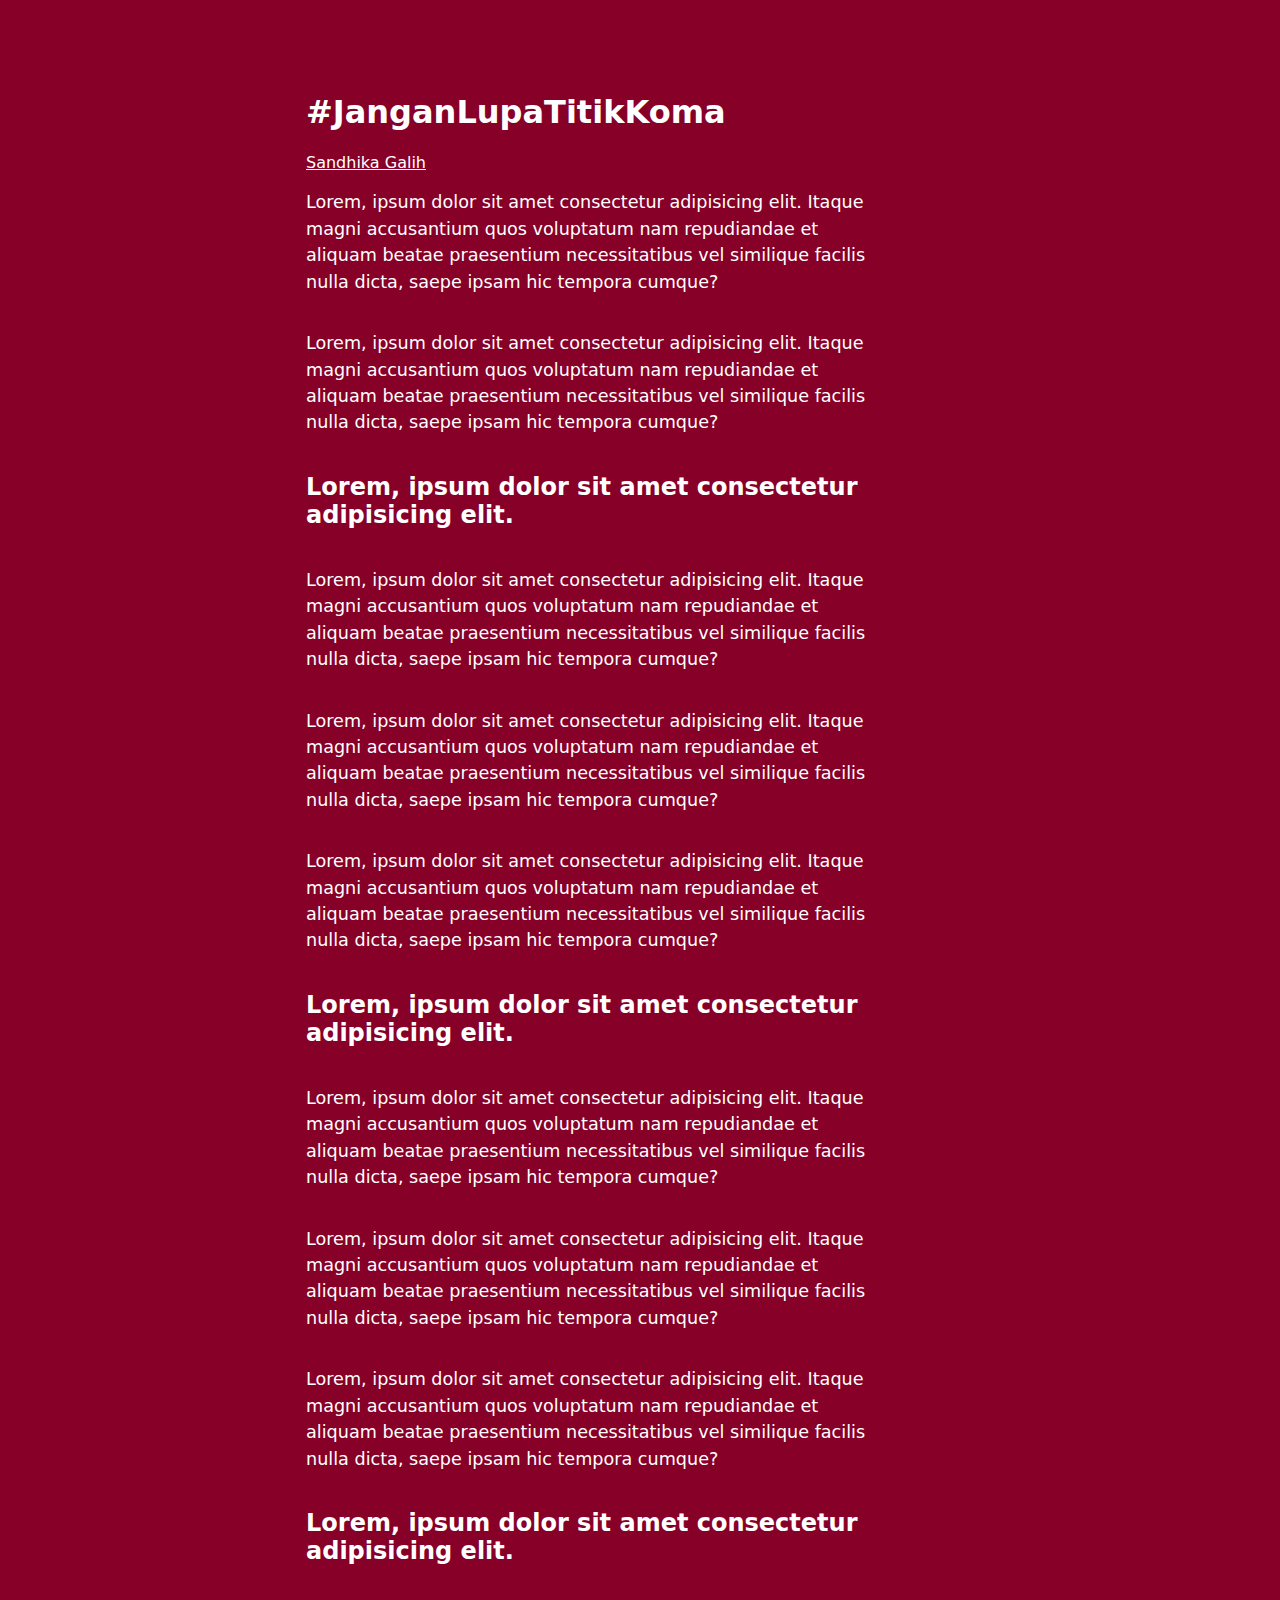
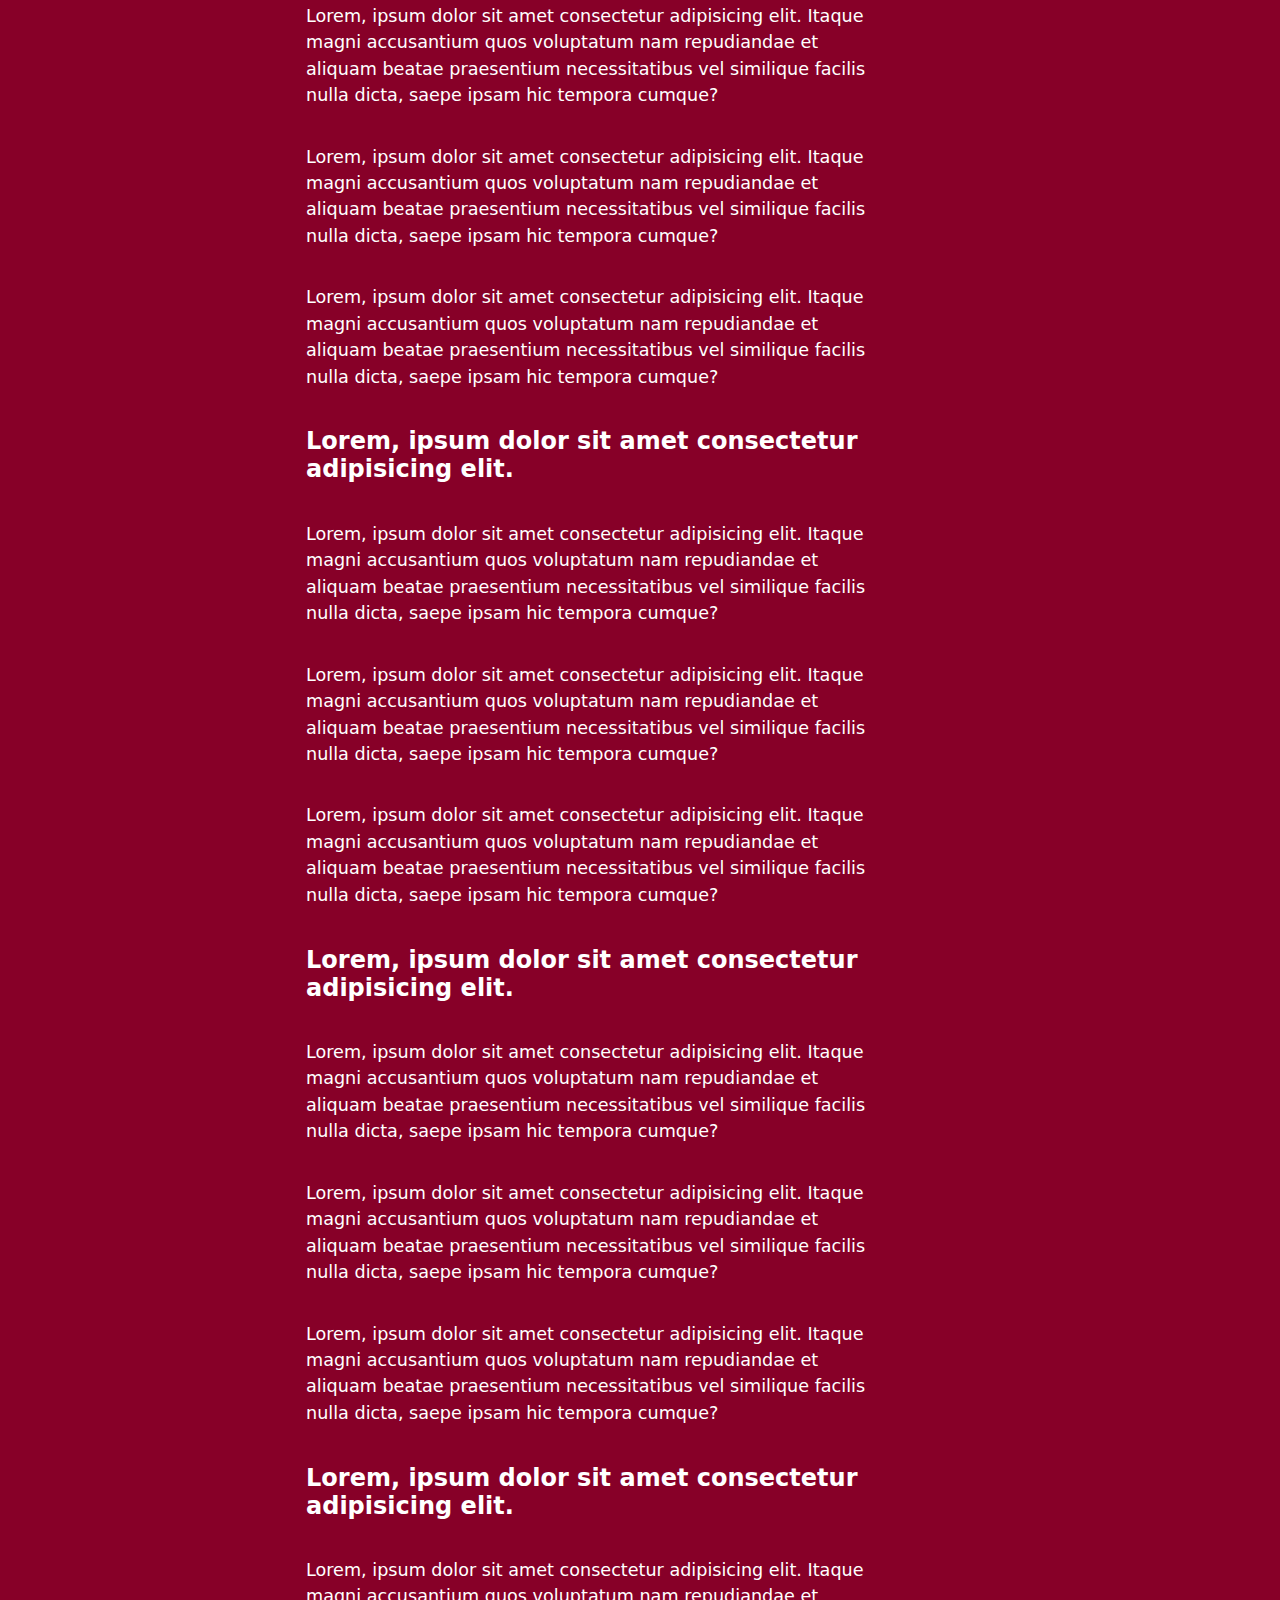
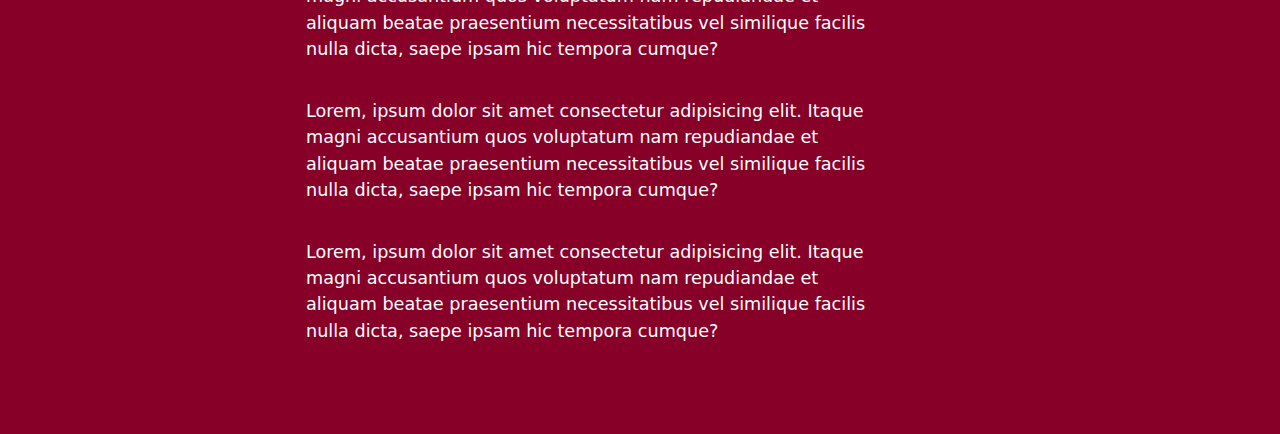
<file: background-transition-scroll/index.html>
<!DOCTYPE html>
<html lang="en">
  <head>
    <meta charset="UTF-8" />
    <meta name="viewport" content="width=device-width, initial-scale=1.0" />
    <title>Background Transition | Scroll Animation</title>
    <link rel="stylesheet" href="style.css" />
  </head>

  <body>
    <h1>#JanganLupaTitikKoma</h1>
    <a href="https://youtube.com/@sandhikagalihWPU">Sandhika Galih</a>
    <p>
      Lorem, ipsum dolor sit amet consectetur adipisicing elit. Itaque magni accusantium quos voluptatum nam repudiandae et aliquam beatae praesentium necessitatibus vel similique facilis nulla dicta,
      saepe ipsam hic tempora cumque?
    </p>
    <p>
      Lorem, ipsum dolor sit amet consectetur adipisicing elit. Itaque magni accusantium quos voluptatum nam repudiandae et aliquam beatae praesentium necessitatibus vel similique facilis nulla dicta,
      saepe ipsam hic tempora cumque?
    </p>

    <h2>Lorem, ipsum dolor sit amet consectetur adipisicing elit.</h2>
    <p>
      Lorem, ipsum dolor sit amet consectetur adipisicing elit. Itaque magni accusantium quos voluptatum nam repudiandae et aliquam beatae praesentium necessitatibus vel similique facilis nulla dicta,
      saepe ipsam hic tempora cumque?
    </p>
    <p>
      Lorem, ipsum dolor sit amet consectetur adipisicing elit. Itaque magni accusantium quos voluptatum nam repudiandae et aliquam beatae praesentium necessitatibus vel similique facilis nulla dicta,
      saepe ipsam hic tempora cumque?
    </p>
    <p>
      Lorem, ipsum dolor sit amet consectetur adipisicing elit. Itaque magni accusantium quos voluptatum nam repudiandae et aliquam beatae praesentium necessitatibus vel similique facilis nulla dicta,
      saepe ipsam hic tempora cumque?
    </p>

    <h2>Lorem, ipsum dolor sit amet consectetur adipisicing elit.</h2>
    <p>
      Lorem, ipsum dolor sit amet consectetur adipisicing elit. Itaque magni accusantium quos voluptatum nam repudiandae et aliquam beatae praesentium necessitatibus vel similique facilis nulla dicta,
      saepe ipsam hic tempora cumque?
    </p>
    <p>
      Lorem, ipsum dolor sit amet consectetur adipisicing elit. Itaque magni accusantium quos voluptatum nam repudiandae et aliquam beatae praesentium necessitatibus vel similique facilis nulla dicta,
      saepe ipsam hic tempora cumque?
    </p>
    <p>
      Lorem, ipsum dolor sit amet consectetur adipisicing elit. Itaque magni accusantium quos voluptatum nam repudiandae et aliquam beatae praesentium necessitatibus vel similique facilis nulla dicta,
      saepe ipsam hic tempora cumque?
    </p>

    <h2>Lorem, ipsum dolor sit amet consectetur adipisicing elit.</h2>
    <p>
      Lorem, ipsum dolor sit amet consectetur adipisicing elit. Itaque magni accusantium quos voluptatum nam repudiandae et aliquam beatae praesentium necessitatibus vel similique facilis nulla dicta,
      saepe ipsam hic tempora cumque?
    </p>
    <p>
      Lorem, ipsum dolor sit amet consectetur adipisicing elit. Itaque magni accusantium quos voluptatum nam repudiandae et aliquam beatae praesentium necessitatibus vel similique facilis nulla dicta,
      saepe ipsam hic tempora cumque?
    </p>
    <p>
      Lorem, ipsum dolor sit amet consectetur adipisicing elit. Itaque magni accusantium quos voluptatum nam repudiandae et aliquam beatae praesentium necessitatibus vel similique facilis nulla dicta,
      saepe ipsam hic tempora cumque?
    </p>

    <h2>Lorem, ipsum dolor sit amet consectetur adipisicing elit.</h2>
    <p>
      Lorem, ipsum dolor sit amet consectetur adipisicing elit. Itaque magni accusantium quos voluptatum nam repudiandae et aliquam beatae praesentium necessitatibus vel similique facilis nulla dicta,
      saepe ipsam hic tempora cumque?
    </p>
    <p>
      Lorem, ipsum dolor sit amet consectetur adipisicing elit. Itaque magni accusantium quos voluptatum nam repudiandae et aliquam beatae praesentium necessitatibus vel similique facilis nulla dicta,
      saepe ipsam hic tempora cumque?
    </p>
    <p>
      Lorem, ipsum dolor sit amet consectetur adipisicing elit. Itaque magni accusantium quos voluptatum nam repudiandae et aliquam beatae praesentium necessitatibus vel similique facilis nulla dicta,
      saepe ipsam hic tempora cumque?
    </p>

    <h2>Lorem, ipsum dolor sit amet consectetur adipisicing elit.</h2>
    <p>
      Lorem, ipsum dolor sit amet consectetur adipisicing elit. Itaque magni accusantium quos voluptatum nam repudiandae et aliquam beatae praesentium necessitatibus vel similique facilis nulla dicta,
      saepe ipsam hic tempora cumque?
    </p>
    <p>
      Lorem, ipsum dolor sit amet consectetur adipisicing elit. Itaque magni accusantium quos voluptatum nam repudiandae et aliquam beatae praesentium necessitatibus vel similique facilis nulla dicta,
      saepe ipsam hic tempora cumque?
    </p>
    <p>
      Lorem, ipsum dolor sit amet consectetur adipisicing elit. Itaque magni accusantium quos voluptatum nam repudiandae et aliquam beatae praesentium necessitatibus vel similique facilis nulla dicta,
      saepe ipsam hic tempora cumque?
    </p>

    <h2>Lorem, ipsum dolor sit amet consectetur adipisicing elit.</h2>
    <p>
      Lorem, ipsum dolor sit amet consectetur adipisicing elit. Itaque magni accusantium quos voluptatum nam repudiandae et aliquam beatae praesentium necessitatibus vel similique facilis nulla dicta,
      saepe ipsam hic tempora cumque?
    </p>
    <p>
      Lorem, ipsum dolor sit amet consectetur adipisicing elit. Itaque magni accusantium quos voluptatum nam repudiandae et aliquam beatae praesentium necessitatibus vel similique facilis nulla dicta,
      saepe ipsam hic tempora cumque?
    </p>
    <p>
      Lorem, ipsum dolor sit amet consectetur adipisicing elit. Itaque magni accusantium quos voluptatum nam repudiandae et aliquam beatae praesentium necessitatibus vel similique facilis nulla dicta,
      saepe ipsam hic tempora cumque?
    </p>
  </body>
</html>
</file>
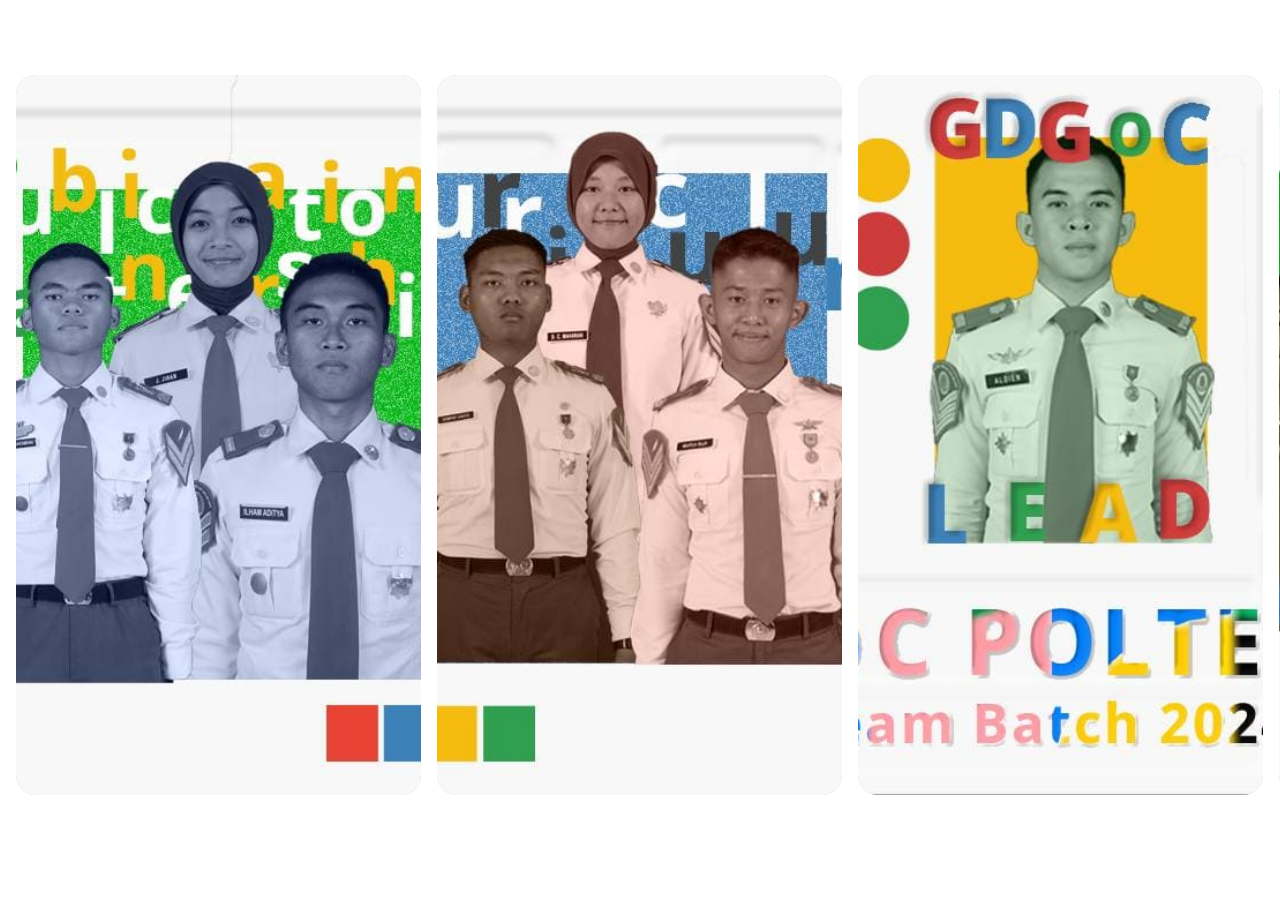
<file: horizontal-scrolling-card/index.html>
<!DOCTYPE html>
<html lang="en">
  <head>
    <meta charset="UTF-8" />
    <meta name="viewport" content="width=device-width, initial-scale=1.0" />
    <title>Horizontal Scroll Card | Scroll Animation</title>
    <link rel="stylesheet" href="style.css" />
  </head>

  <body>
    <div class="scroll-stack" id="demo">
      <div class="item">
        <figure><img src="img/1.jpg" alt="" /></figure>
      </div>
      <div class="item">
        <figure><img src="img/2.jpg" alt="" /></figure>
      </div>
      <div class="item">
        <figure><img src="img/3.jpg" alt="" /></figure>
      </div>
      <div class="item">
        <figure><img src="img/4.jpg" alt="" /></figure>
      </div>
      <div class="item">
        <figure><img src="img/5.jpg" alt="" /></figure>
      </div>
      <div class="item">
        <figure><img src="img/6.jpg" alt="" /></figure>
      </div>
      <div class="item">
        <figure><img src="img/7.jpg" alt="" /></figure>
      </div>
      <div class="item">
        <figure><img src="img/8.jpg" alt="" /></figure>
      </div>
      <div class="item">
        <figure><img src="img/9.jpg" alt="" /></figure>
      </div>
      <div class="item">
        <figure><img src="img/10.jpg" alt="" /></figure>
      </div>
      <div class="item">
        <figure><img src="img/11.jpg" alt="" /></figure>
      </div>
    </div>
  </body>
</html>
</file>
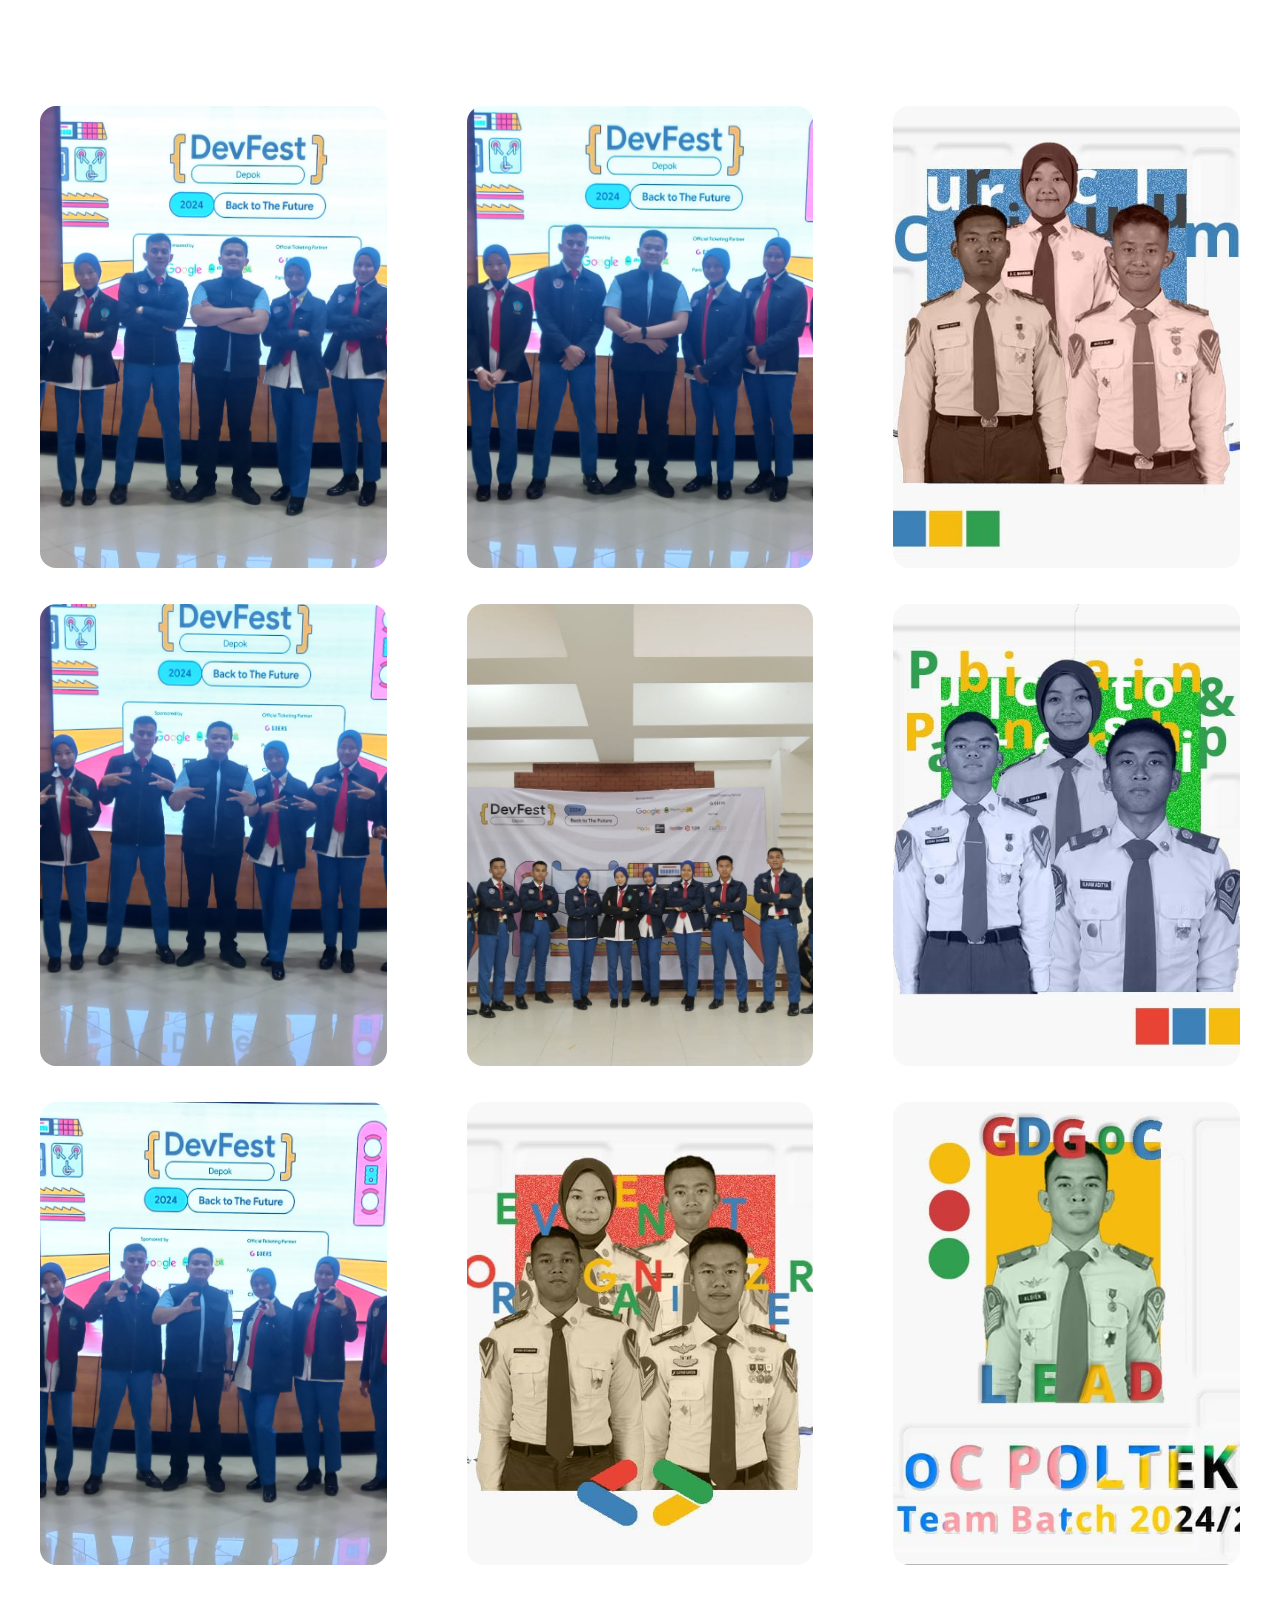
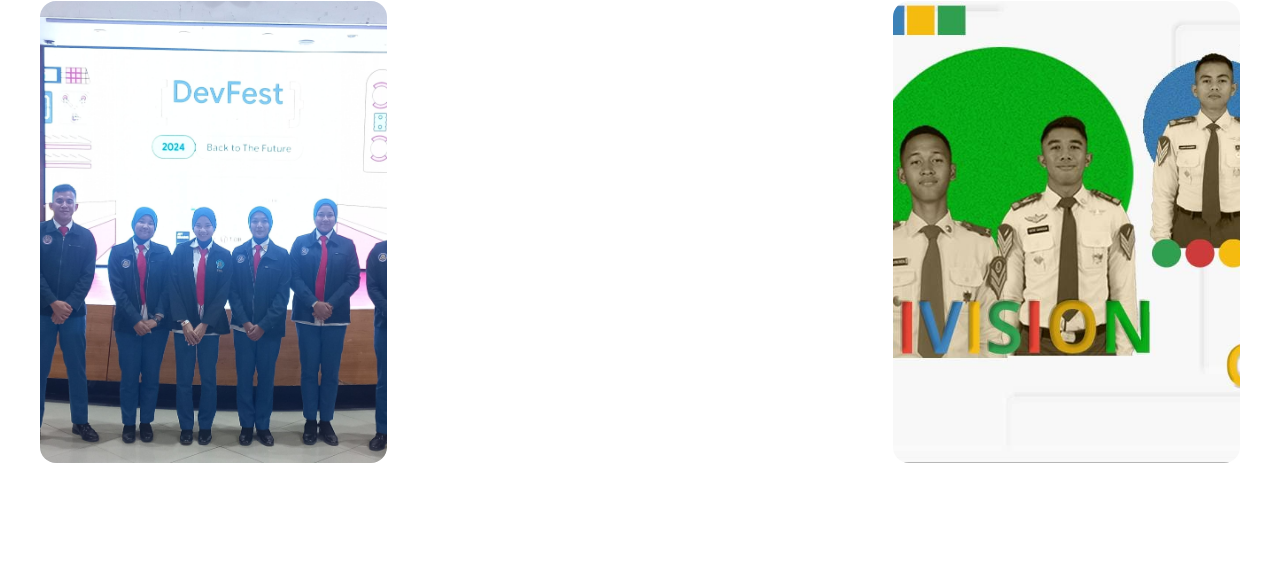
<file: reverse-scroll/index.html>
<!DOCTYPE html>
<html lang="en">
  <head>
    <meta charset="UTF-8" />
    <meta name="viewport" content="width=device-width, initial-scale=1.0" />
    <title>Reverse Scroll | Scroll Animation</title>
    <link rel="stylesheet" href="style.css" />
  </head>
  <body>
    <div class="columns">
      <div class="column column-reverse">
        <figure class="column__item">
          <div class="column__item-imgwrap">
            <img src="img/1.jpg" />
          </div>
        </figure>
        <figure class="column__item">
          <div class="column__item-imgwrap">
            <img src="img/2.jpg" />
          </div>
        </figure>
        <figure class="column__item">
          <div class="column__item-imgwrap">
            <img src="img/3.jpg" />
          </div>
        </figure>
        <figure class="column__item">
          <div class="column__item-imgwrap">
            <img src="img/4.jpg" />
          </div>
        </figure>
      </div>
      <div class="column">
        <figure class="column__item">
          <div class="column__item-imgwrap">
            <img src="img/5.jpg" />
          </div>
        </figure>
        <figure class="column__item">
          <div class="column__item-imgwrap">
            <img src="img/6.jpg" />
          </div>
        </figure>
        <figure class="column__item">
          <div class="column__item-imgwrap">
            <img src="img/7.jpg" />
          </div>
        </figure>
      </div>
      <div class="column column-reverse">
        <figure class="column__item">
          <div class="column__item-imgwrap">
            <img src="img/8.jpg" />
          </div>
        </figure>
        <figure class="column__item">
          <div class="column__item-imgwrap">
            <img src="img/9.jpg" />
          </div>
        </figure>
        <figure class="column__item">
          <div class="column__item-imgwrap">
            <img src="img/10.jpg" />
          </div>
        </figure>
        <figure class="column__item">
          <div class="column__item-imgwrap">
            <img src="img/11.jpg" />
          </div>
        </figure>
      </div>
    </div>
  </body>
</html>
</file>
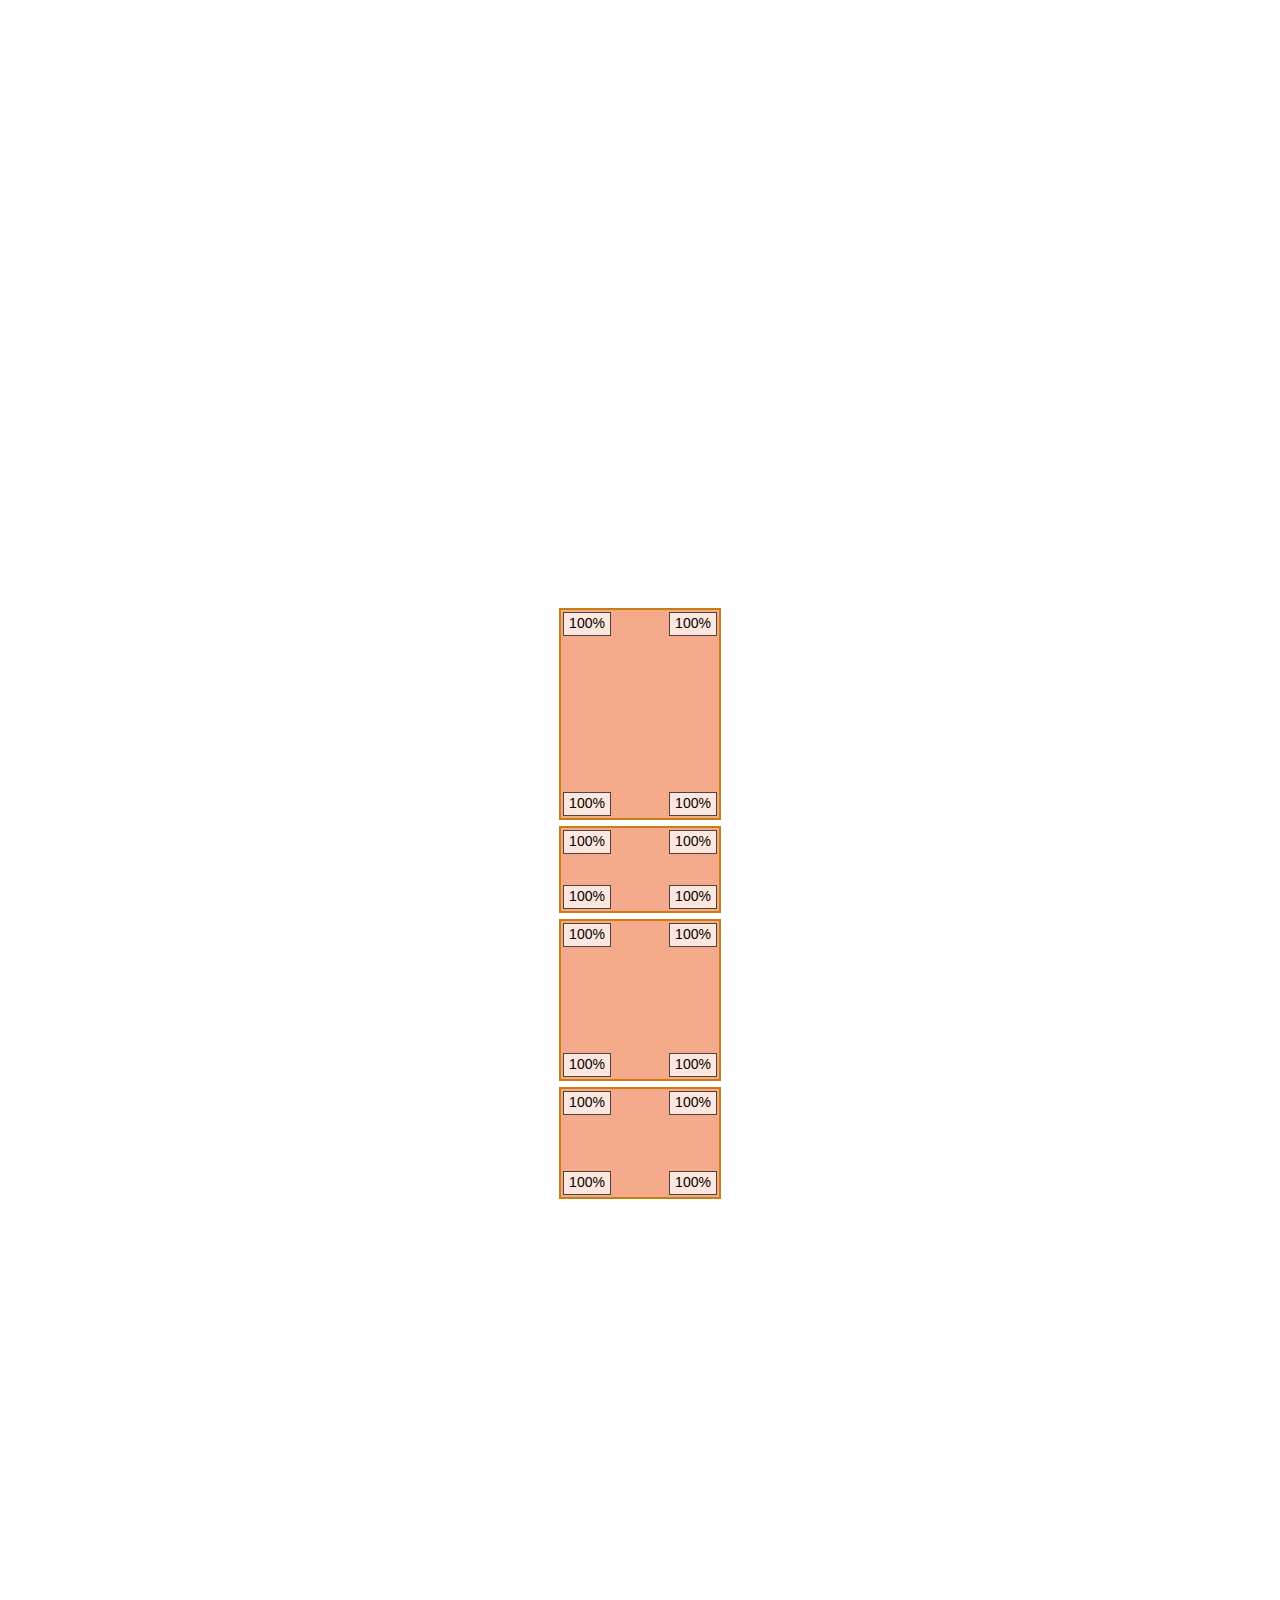
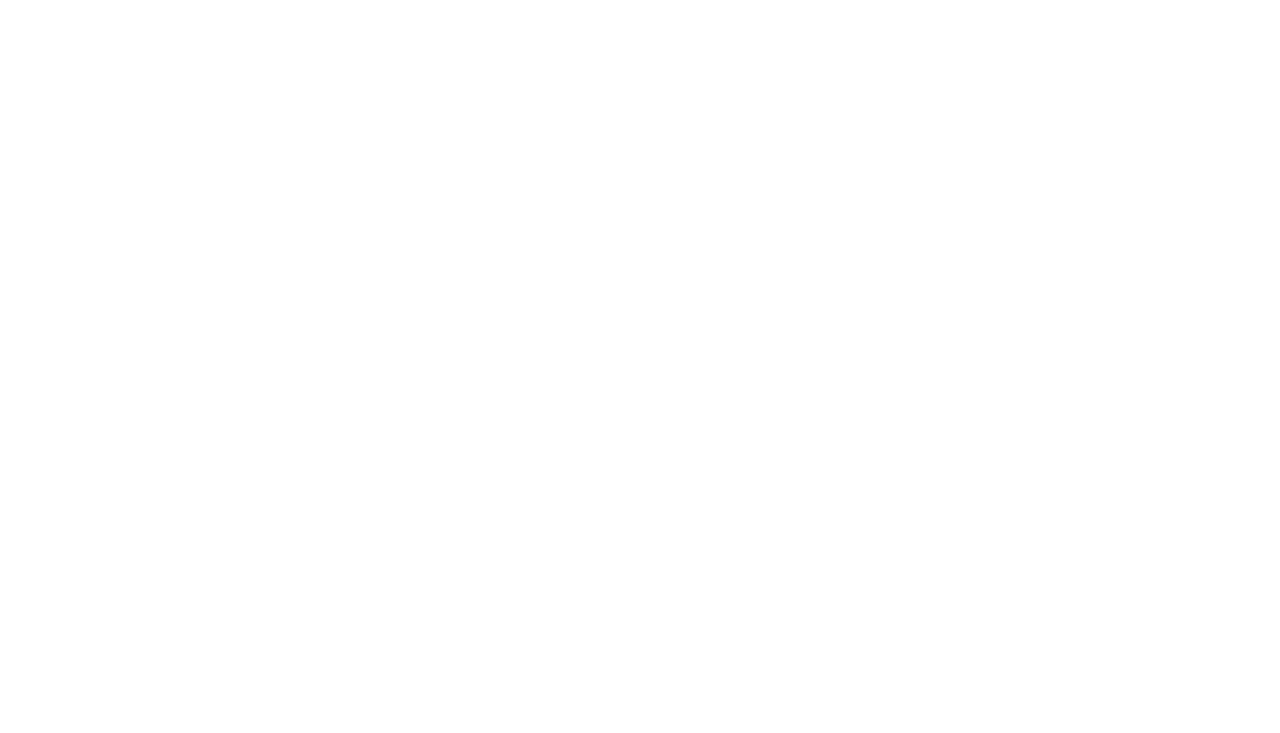
<file: scroll-observer/index.html>
<!DOCTYPE html>
<html lang="en">

<head>
  <meta charset="UTF-8">
  <meta name="viewport" content="width=device-width, initial-scale=1.0">
  <title>Scroll Observer Demo</title>
  <style>
    main {
      display: flex;
      justify-content: center;
    }

    .contents {
      position: absolute;
      width: 700px;
      height: 1725px;
      display: flex;
      justify-content: center;
    }

    .wrapper {
      position: relative;
      top: 600px;
    }

    .sampleBox {
      position: relative;
      width: 150px;
      background-color: rgb(245 170 140);
      border: 2px solid rgb(201 126 17);
      padding: 4px;
      margin-bottom: 6px;
    }

    #box1 {
      height: 200px;
    }

    #box2 {
      height: 75px;
    }

    #box3 {
      height: 150px;
    }

    #box4 {
      height: 100px;
    }

    .label {
      font:
        14px "Open Sans",
        "Arial",
        sans-serif;
      position: absolute;
      margin: 0;
      background-color: rgb(255 255 255 / 70%);
      border: 1px solid rgb(0 0 0 / 70%);
      width: 3em;
      height: 18px;
      padding: 2px;
      text-align: center;
    }

    .topLeft {
      left: 2px;
      top: 2px;
    }

    .topRight {
      right: 2px;
      top: 2px;
    }

    .bottomLeft {
      bottom: 2px;
      left: 2px;
    }

    .bottomRight {
      bottom: 2px;
      right: 2px;
    }
  </style>
</head>

<body>
  <template id="boxTemplate">
    <div class="sampleBox">
      <div class="label topLeft"></div>
      <div class="label topRight"></div>
      <div class="label bottomLeft"></div>
      <div class="label bottomRight"></div>
    </div>
  </template>

  <main>
    <div class="contents">
      <div class="wrapper"></div>
    </div>
  </main>

  <script>
    let observers = [];

    startup = () => {
      let wrapper = document.querySelector(".wrapper");

      // Options for the observers

      let observerOptions = {
        root: null,
        rootMargin: "0px",
        threshold: [],
      };

      // An array of threshold sets for each of the boxes. The
      // first box's thresholds are set programmatically
      // since there will be so many of them (for each percentage
      // point).

      let thresholdSets = [
        [],
        [0.5],
        [0.0, 0.1, 0.2, 0.3, 0.4, 0.5, 0.6, 0.7, 0.8, 0.9, 1.0],
        [0, 0.25, 0.5, 0.75, 1.0],
      ];

      for (let i = 0; i <= 1.0; i += 0.01) {
        thresholdSets[0].push(i);
      }

      // Add each box, creating a new observer for each

      for (let i = 0; i < 4; i++) {
        let template = document
          .querySelector("#boxTemplate")
          .content.cloneNode(true);
        let boxID = `box${i + 1}`;
        template.querySelector(".sampleBox").id = boxID;
        wrapper.appendChild(document.importNode(template, true));

        // Set up the observer for this box

        observerOptions.threshold = thresholdSets[i];
        observers[i] = new IntersectionObserver(
          intersectionCallback,
          observerOptions,
        );
        observers[i].observe(document.querySelector(`#${boxID}`));
      }

      // Scroll to the starting position

      document.scrollingElement.scrollTop =
        wrapper.firstElementChild.getBoundingClientRect().top + window.scrollY;
      document.scrollingElement.scrollLeft = 750;
    };

    intersectionCallback = (entries) => {
      entries.forEach((entry) => {
        const box = entry.target;
        const visiblePct = `${Math.floor(entry.intersectionRatio * 100)}%`;

        box.querySelector(".topLeft").textContent = visiblePct;
        box.querySelector(".topRight").textContent = visiblePct;
        box.querySelector(".bottomLeft").textContent = visiblePct;
        box.querySelector(".bottomRight").textContent = visiblePct;
      });
    };

    startup();

  </script>
</body>

</html>
</file>
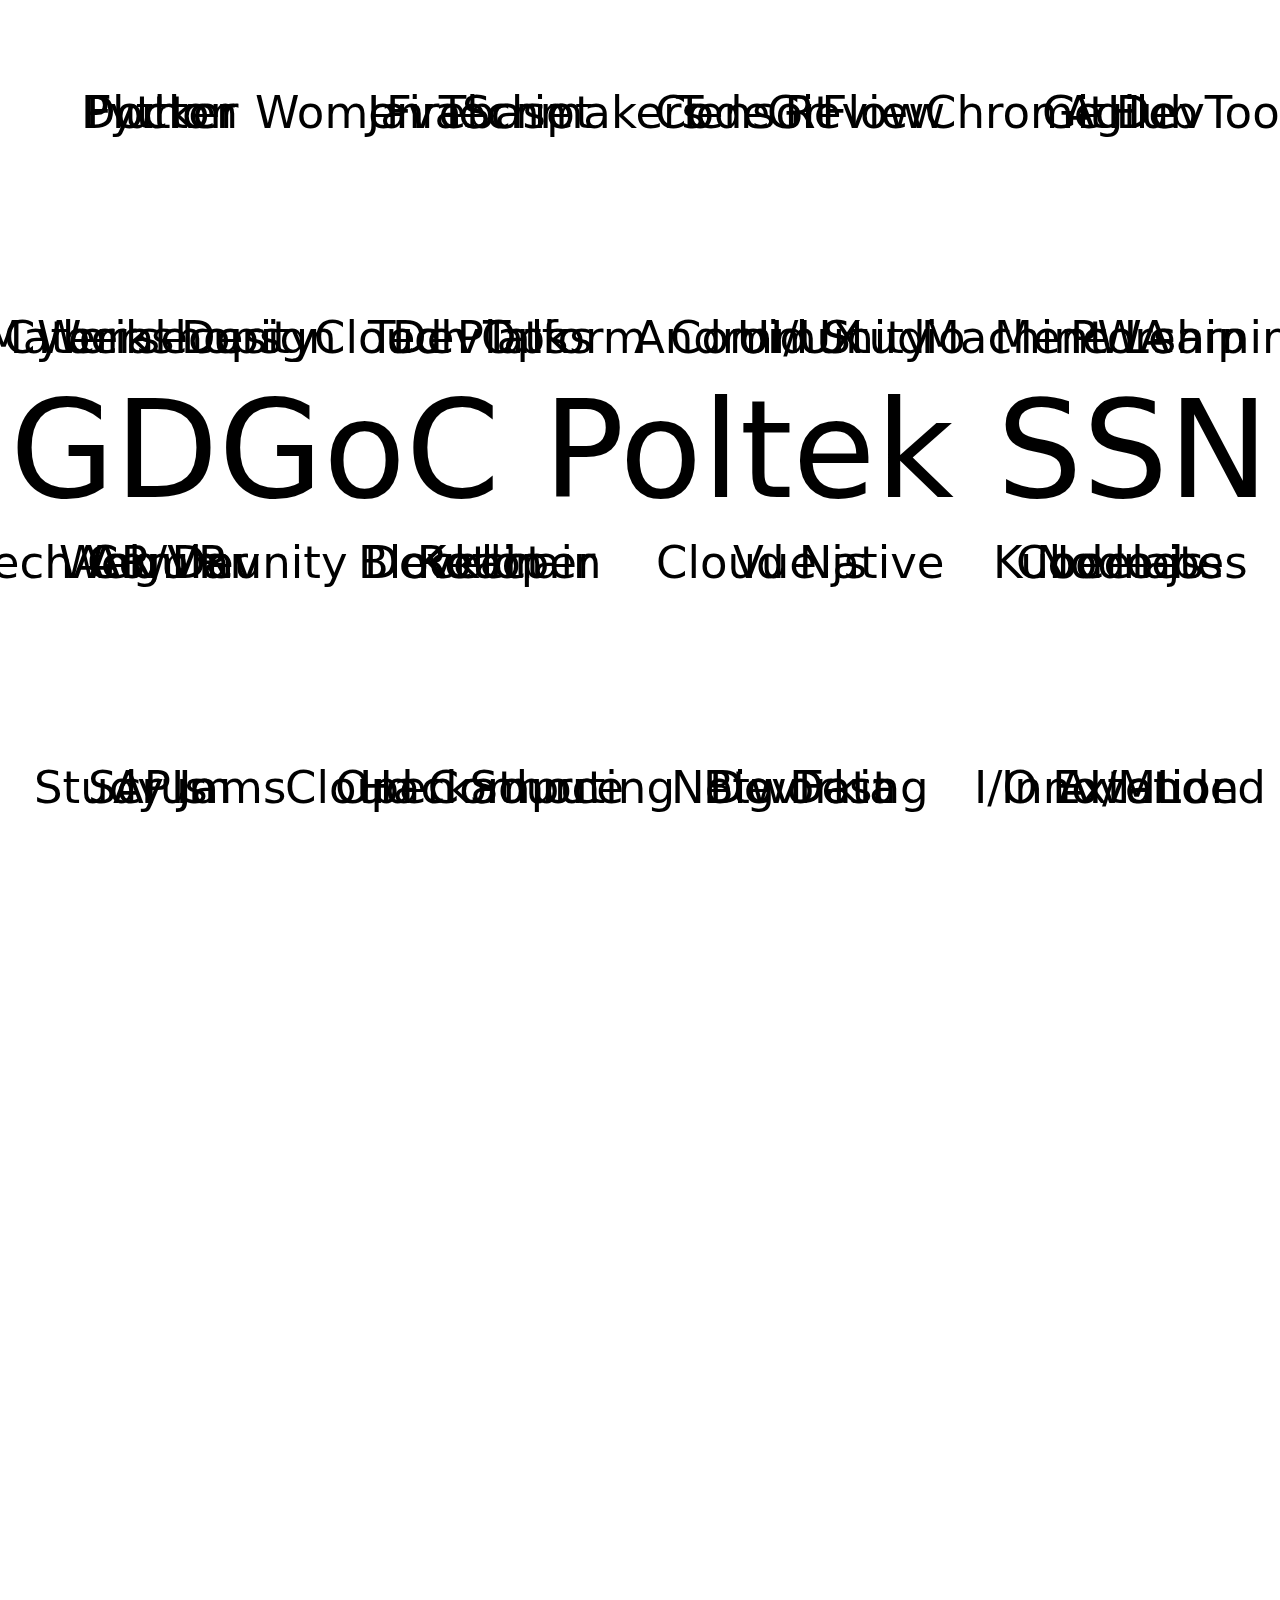
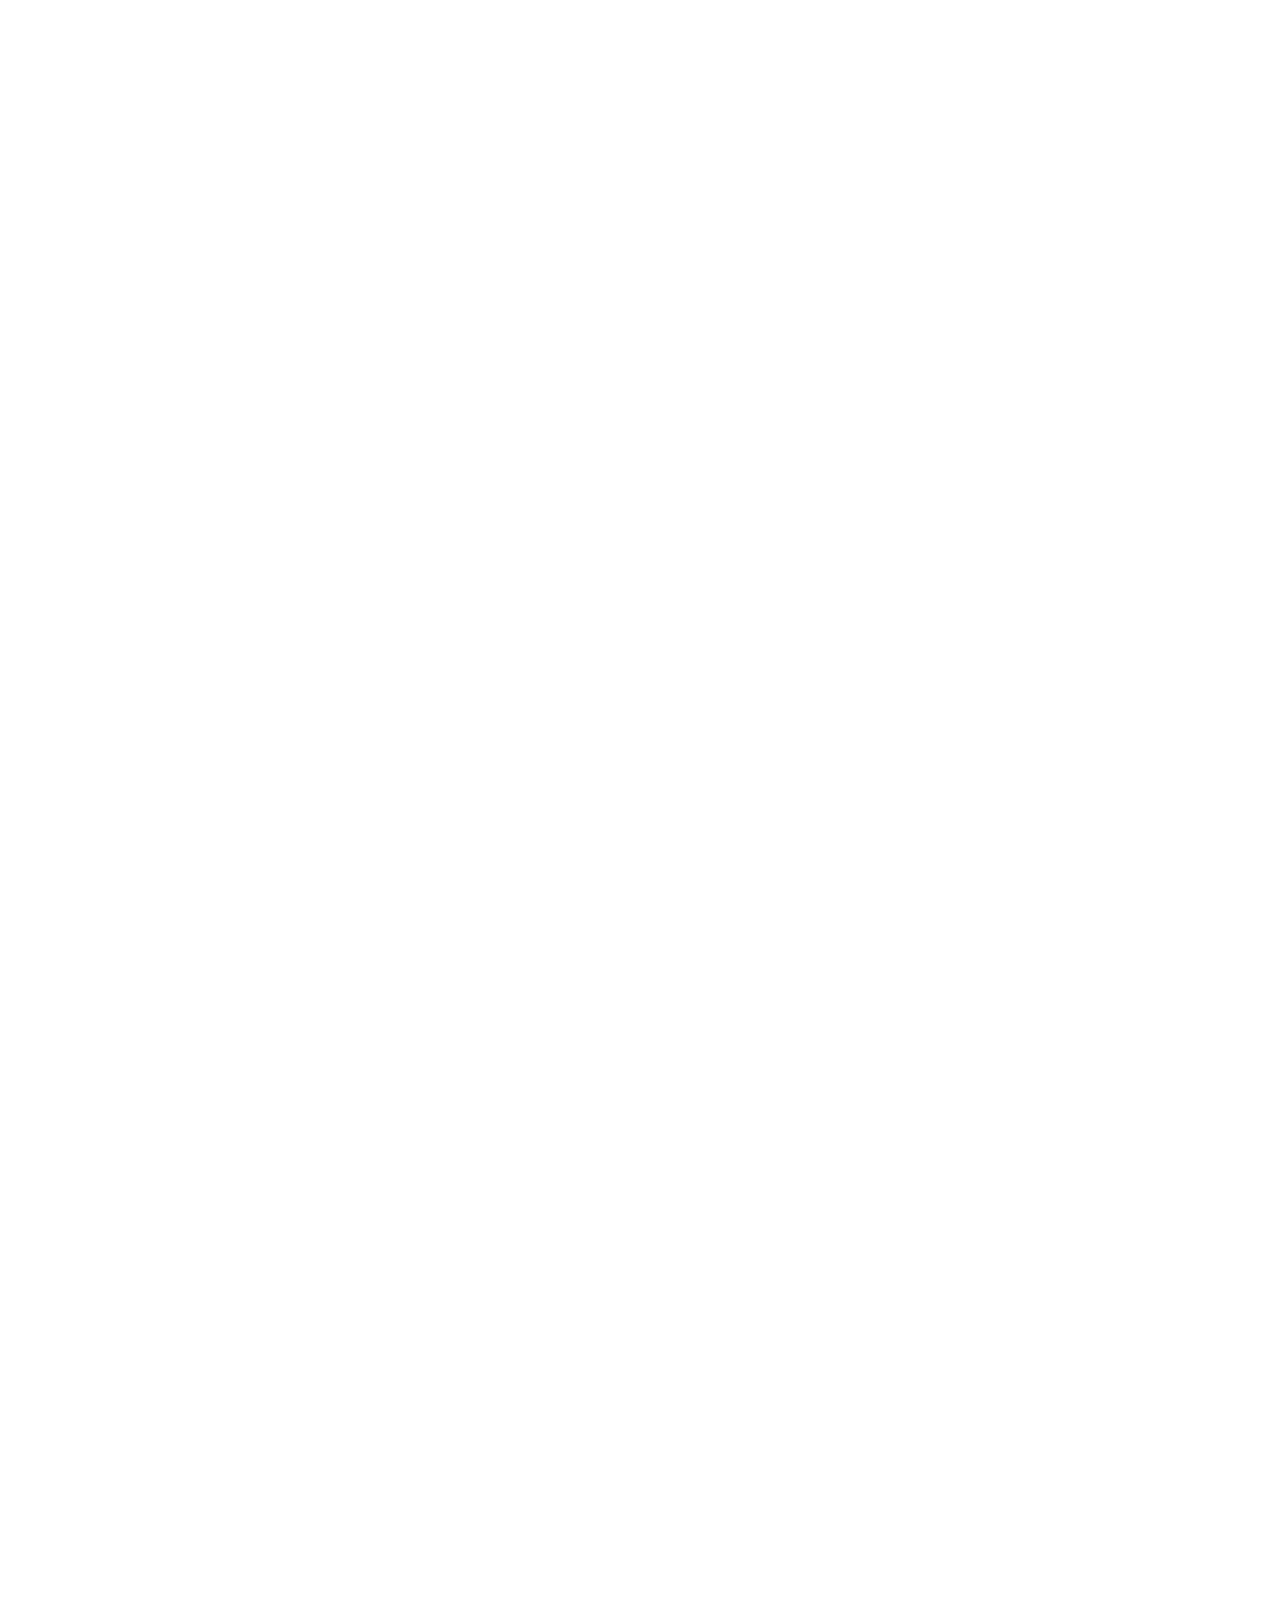
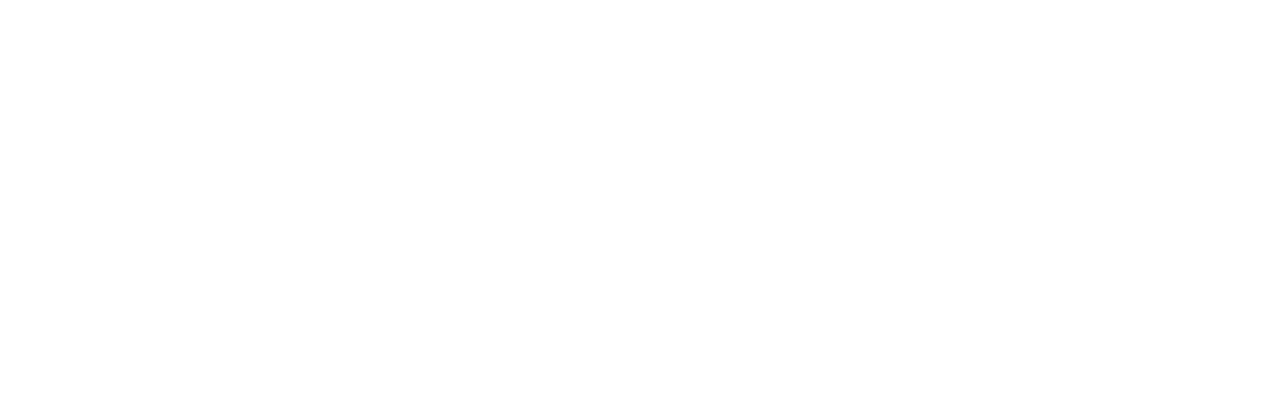
<file: scrollytelling-text/index.html>
<!DOCTYPE html>
<html lang="en">
  <head>
    <meta charset="UTF-8" />
    <meta name="viewport" content="width=device-width, initial-scale=1.0" />
    <title>Scrollytelling Text | Scroll Animation</title>
    <link rel="stylesheet" href="style.css" />
  </head>

  <body>
    <div class="stuck-grid">
      <div class="grid-item">Flutter</div>
      <div class="grid-item">Firebase</div>
      <div class="grid-item">TensorFlow</div>
      <div class="grid-item">Chrome DevTools</div>
      <div class="grid-item">Material Design</div>
      <div class="grid-item">Cloud Platform</div>
      <div class="grid-item">Android Studio</div>
      <div class="grid-item">Machine Learning</div>
      <div class="grid-item">Web Dev</div>
      <div class="grid-item">Kotlin</div>
      <div class="grid-item special"><b>GDGoC Poltek SSN</b></div>
      <div class="grid-item">Codelabs</div>
      <div class="grid-item">Study Jams</div>
      <div class="grid-item">Hackathon</div>
      <div class="grid-item">DevFest</div>
      <div class="grid-item">I/O Extended</div>
      <div class="grid-item">Workshops</div>
      <div class="grid-item">Tech Talks</div>
      <div class="grid-item">Community</div>
      <div class="grid-item">Mentorship</div>
      <div class="grid-item">Angular</div>
      <div class="grid-item">React</div>
      <div class="grid-item">Vue.js</div>
      <div class="grid-item">Node.js</div>
      <div class="grid-item">Python</div>
      <div class="grid-item">JavaScript</div>
      <div class="grid-item">Git</div>
      <div class="grid-item">GitHub</div>
      <div class="grid-item">APIs</div>
      <div class="grid-item">Cloud Computing</div>
      <div class="grid-item">Big Data</div>
      <div class="grid-item">AI/ML</div>
      <div class="grid-item">Cybersecurity</div>
      <div class="grid-item">DevOps</div>
      <div class="grid-item">UI/UX</div>
      <div class="grid-item">PWA</div>
      <div class="grid-item">AR/VR</div>
      <div class="grid-item">Blockchain</div>
      <div class="grid-item">Cloud Native</div>
      <div class="grid-item">Kubernetes</div>
      <div class="grid-item">Docker</div>
      <div class="grid-item">Women Techmakers</div>
      <div class="grid-item">Code Review</div>
      <div class="grid-item">Agile</div>
      <div class="grid-item">Scrum</div>
      <div class="grid-item">Open Source</div>
      <div class="grid-item">Networking</div>
      <div class="grid-item">Innovation</div>
      <div class="grid-item">Tech Community</div>
      <div class="grid-item">Developer</div>
    </div>
  </body>
</html>
</file>
<file: background-transition-scroll/style.css>
body {
  display: grid;
  align-content: center;
  justify-content: center;
  place-content: center;
  padding-top: 4rem;
  padding-bottom: 4rem;
  padding-left: 2rem;
  padding-right: 2rem;
  font-family: system-ui, -apple-system, Segoe UI, Roboto, Ubuntu, Cantarell, Noto Sans, sans-serif;

  background: oklch(30% 75% var(--hue));
}

@property --hue {
  syntax: '<angle>';
  initial-value: 0deg;
  inherits: false;
}

@keyframes hue-cycle {
  to {
    --hue: 360deg;
  }
}

body {
  animation: hue-cycle linear;
  animation-timeline: scroll();
}

h1,
h2,
h3 {
  color: white;
  max-width: 40ch;
}

p {
  color: white;
  max-width: 50ch;
  font-size: 1.1rem;
  line-height: 1.5;
}

a {
  color: white;
}
</file>
<file: horizontal-scrolling-card/style.css>
@import 'https://open-props/shadows.min.css' layer(design.system);

@keyframes slide-in {
  from {
    transform: translateX(-100cqi) scale(0.75);
  }
}

.scroll-stack {
  container-type: inline-size;
  inline-size: 100cqi;

  display: grid;
  grid-auto-flow: column;

  overflow-x: auto;
  scroll-snap-type: x mandatory;
  overscroll-behavior: contain;

  gap: 1rem;
  padding-inline: 1rem;
  scroll-padding-inline: 1rem;
  padding-block: 30px 60px;

  /* the before and afters have unsnappable elements that create bouncy edges to the scroll */
  &::before,
  &::after {
    content: '';
    display: block;
  }

  &::before {
    order: 0;
    inline-size: 25cqi;
  }

  &::after {
    order: 11;
    inline-size: 80cqi;
  }

  /* 
    snap on the item, which is untransformed
    also order is changed so last item is on top
  */
  .item {
    scroll-snap-align: start;

    &:nth-child(1) {
      order: 10;
      z-index: 1;
    }
    &:nth-child(2) {
      order: 9;
      z-index: 2;
    }
    &:nth-child(3) {
      order: 8;
      z-index: 3;
    }
    &:nth-child(4) {
      order: 7;
      z-index: 4;
    }
    &:nth-child(5) {
      order: 6;
      z-index: 5;
    }
    &:nth-child(6) {
      order: 5;
      z-index: 6;
    }
    &:nth-child(7) {
      order: 4;
      z-index: 7;
    }
    &:nth-child(8) {
      order: 3;
      z-index: 8;
    }
    &:nth-child(9) {
      order: 2;
      z-index: 9;
    }
  }

  /* 
    magic is here, a child of the snapped item 
    animates items as they cross the viewport view()
    range is set to create the effect
  */
  figure {
    @supports (animation-timeline: view()) {
      @media (prefers-reduced-motion: no-preference) {
        animation: slide-in linear both;
        animation-timeline: view(x);
        animation-range: cover -75cqi contain 20cqi;
      }
    }

    flex-shrink: 0;
    block-size: 80cqb;
    aspect-ratio: 9/16;
    background: light-dark(#ccc, #444);
    box-shadow: var(--shadow-5);
    border-radius: 20px;
    overflow: clip;

    display: flex;

    @container (width < 480px) {
      block-size: 50cqb;
    }

    > img {
      inline-size: 100%;
      block-size: 100%;
      object-fit: cover;
    }
  }
}

@layer support {
  * {
    box-sizing: border-box;
    margin: 0;
  }

  html {
    block-size: 100%;
    color-scheme: dark light;
  }

  body {
    min-block-size: 100%;
    font-family: system-ui, sans-serif;

    display: grid;
    place-items: center;
  }
}
</file>
<file: reverse-scroll/style.css>
/* general styles */
* {
  box-sizing: border-box;
}

html,
body {
  margin: 0;
  padding: 0;
  height: 100%;
  overscroll-behavior: none;
}

body {
  font-family: -apple-system, BlinkMacSystemFont, 'Segoe UI', Roboto, Helvetica, Arial, sans-serif, 'Apple Color Emoji', 'Segoe UI Emoji', 'Segoe UI Symbol';
}

/* Three column layout */
.columns {
  display: grid;
  grid-template-columns: repeat(3, 1fr);

  width: 100%;
  max-width: 80em;
  margin: 0 auto;
  position: relative;
}

/* Inside one column, lay out all items in column direction */
.column {
  --column-offset: 10vh;
  display: flex;
  flex-direction: column;
  padding: var(--column-offset) 0;
}

/* Limit site of the images */
.column__item-imgwrap img {
  border-radius: 1em;
  width: 100%;
  height: auto;
  aspect-ratio: 0.75;
  object-fit: cover;
}

.column__item-caption {
  text-align: center;
}

/* Adjust position of warning */
.warning {
  position: fixed;
  top: 1rem;
  left: 1rem;
  right: 1rem;
  max-width: 80em;
  margin: auto;
  z-index: 2;
}

@supports (animation-timeline: scroll()) {
  /* As we're about to shift content out of .columns, we need it to hide its overflow */
  .columns {
    overflow-y: hidden;
  }

  .column-reverse {
    /* Flip item order in reverse columns */
    flex-direction: column-reverse;
  }

  /* Set up Animation */
  @keyframes adjust-position {
    /* Start position: shift entire column up, but not so that it goes out of view */
    from {
      transform: translateY(calc(-100% + 100vh));
    }

    /* End position: shift entire column down, but not so that it goes out of view */
    to {
      transform: translateY(calc(100% - 100vh));
    }
  }

  /* Hook our animation with the timeline to our columns */
  .column-reverse {
    animation: adjust-position linear forwards;
    animation-timeline: scroll(root block);
  }
}
</file>
<file: scrollytelling-text/style.css>
@keyframes zoom-in {
  0% {
    transform: translateZ(-1000px);
    opacity: 0;
    filter: blur(5px);
  }
  50% {
    transform: translateZ(0px);
    opacity: 1;
    filter: blur(0px);
  }
  100% {
    transform: translateZ(1000px);
    opacity: 0;
    filter: blur(5px);
  }
}

.stuck-grid {
  block-size: 100svh;
  perspective: 1000px;
  transform-style: preserve-3d;

  display: grid;
  grid: repeat(4, 25dvh) / repeat(4, 25dvw);
  place-items: center;

  position: sticky;
  top: 0;

  overflow: clip;

  > .grid-item {
    transform-style: preserve-3d;

    font-size: 5vmin;
    font-weight: lighter;

    text-wrap: nowrap;

    @supports (animation-timeline: scroll()) {
      @media (prefers-reduced-motion: no-preference) {
        animation: zoom-in linear both;
        animation-timeline: scroll(root block);
        will-change: transform, opacity, filter;
      }
    }

    &.special.special {
      grid-row: 2 / span 2;
      grid-column: 2 / span 2;
    }

    > b {
      font-size: 15vmin;
    }

    &:nth-of-type(1) {
      animation-range: 40% 50%;
    }
    &:nth-of-type(2) {
      animation-range: 20% 30%;
    }
    &:nth-of-type(3) {
      animation-range: 52% 62%;
    }
    &:nth-of-type(4) {
      animation-range: 50% 60%;
    }
    &:nth-of-type(5) {
      animation-range: 45% 55%;
    }
    &:nth-of-type(6) {
      animation-range: 10% 20%;
    }
    &:nth-of-type(7) {
      animation-range: 90% 100%;
    }
    &:nth-of-type(8) {
      animation-range: 30% 40%;
    }
    &:nth-of-type(9) {
      animation-range: 80% 90%;
    }
    &:nth-of-type(10) {
      animation-range: 70% 80%;
    }
    &:nth-of-type(11) {
      animation-range: -10% 50%;
    }
    &:nth-of-type(12) {
      animation-range: 52% 62%;
    }
    &:nth-of-type(13) {
      animation-range: 15% 25%;
    }
    &:nth-of-type(14) {
      animation-range: 7% 17%;
    }
    &:nth-of-type(15) {
      animation-range: 75% 85%;
    }
    &:nth-of-type(16) {
      animation-range: 3% 13%;
    }
    &:nth-of-type(17) {
      animation-range: 87% 97%;
    }
    &:nth-of-type(18) {
      animation-range: 42% 52%;
    }
    &:nth-of-type(19) {
      animation-range: 57% 67%;
    }
    &:nth-of-type(20) {
      animation-range: 37% 47%;
    }
    &:nth-of-type(21) {
      animation-range: 12% 22%;
    }
    &:nth-of-type(22) {
      animation-range: 8% 18%;
    }
    &:nth-of-type(23) {
      animation-range: 84% 94%;
    }
    &:nth-of-type(24) {
      animation-range: 33% 43%;
    }
    &:nth-of-type(25) {
      animation-range: 48% 58%;
    }
    &:nth-of-type(26) {
      animation-range: 13% 23%;
    }
    &:nth-of-type(27) {
      animation-range: 78% 88%;
    }
    &:nth-of-type(28) {
      animation-range: 62% 72%;
    }
    &:nth-of-type(29) {
      animation-range: 31% 41%;
    }
    &:nth-of-type(30) {
      animation-range: 8% 18%;
    }
    &:nth-of-type(31) {
      animation-range: 4% 14%;
    }
    &:nth-of-type(32) {
      animation-range: 74% 84%;
    }
    &:nth-of-type(33) {
      animation-range: 61% 71%;
    }
    &:nth-of-type(34) {
      animation-range: 26% 36%;
    }
    &:nth-of-type(35) {
      animation-range: 63% 73%;
    }
    &:nth-of-type(36) {
      animation-range: 11% 21%;
    }
    &:nth-of-type(37) {
      animation-range: 89% 99%;
    }
    &:nth-of-type(38) {
      animation-range: 33% 43%;
    }
    &:nth-of-type(39) {
      animation-range: 88% 98%;
    }
    &:nth-of-type(40) {
      animation-range: 22% 32%;
    }
    &:nth-of-type(41) {
      animation-range: 16% 26%;
    }
    &:nth-of-type(42) {
      animation-range: 26% 36%;
    }
    &:nth-of-type(43) {
      animation-range: 66% 76%;
    }
    &:nth-of-type(44) {
      animation-range: 3% 13%;
    }
    &:nth-of-type(45) {
      animation-range: 44% 54%;
    }
    &:nth-of-type(46) {
      animation-range: 11% 21%;
    }
    &:nth-of-type(47) {
      animation-range: 23% 33%;
    }
    &:nth-of-type(48) {
      animation-range: 39% 49%;
    }
    &:nth-of-type(49) {
      animation-range: 59% 69%;
    }
    &:nth-of-type(50) {
      animation-range: 6% 16%;
    }

    @supports (animation-timeline: scroll()) {
      &:nth-of-type(1) {
        grid-area: 1/1;
      }
      &:nth-of-type(2) {
        grid-area: 1/2;
      }
      &:nth-of-type(3) {
        grid-area: 1/3;
      }
      &:nth-of-type(4) {
        grid-area: 1/4;
      }
      &:nth-of-type(5) {
        grid-area: 2/1;
      }
      &:nth-of-type(6) {
        grid-area: 2/2;
      }
      &:nth-of-type(7) {
        grid-area: 2/3;
      }
      &:nth-of-type(8) {
        grid-area: 2/4;
      }
      &:nth-of-type(9) {
        grid-area: 3/1;
      }
      &:nth-of-type(10) {
        grid-area: 3/2;
      }
      &:nth-of-type(11) {
        grid-area: 3/3;
      }
      &:nth-of-type(12) {
        grid-area: 3/4;
      }
      &:nth-of-type(13) {
        grid-area: 4/1;
      }
      &:nth-of-type(14) {
        grid-area: 4/2;
      }
      &:nth-of-type(15) {
        grid-area: 4/3;
      }
      &:nth-of-type(16) {
        grid-area: 4/4;
      }
      &:nth-of-type(17) {
        grid-area: 2/1;
      }
      &:nth-of-type(18) {
        grid-area: 2/2;
      }
      &:nth-of-type(19) {
        grid-area: 2/3;
      }
      &:nth-of-type(20) {
        grid-area: 2/4;
      }
      &:nth-of-type(21) {
        grid-area: 3/1;
      }
      &:nth-of-type(22) {
        grid-area: 3/2;
      }
      &:nth-of-type(23) {
        grid-area: 3/3;
      }
      &:nth-of-type(24) {
        grid-area: 3/4;
      }
      &:nth-of-type(25) {
        grid-area: 1/1;
      }
      &:nth-of-type(26) {
        grid-area: 1/2;
      }
      &:nth-of-type(27) {
        grid-area: 1/3;
      }
      &:nth-of-type(28) {
        grid-area: 1/4;
      }
      &:nth-of-type(29) {
        grid-area: 4/1;
      }
      &:nth-of-type(30) {
        grid-area: 4/2;
      }
      &:nth-of-type(31) {
        grid-area: 4/3;
      }
      &:nth-of-type(32) {
        grid-area: 4/4;
      }
      &:nth-of-type(33) {
        grid-area: 2/1;
      }
      &:nth-of-type(34) {
        grid-area: 2/2;
      }
      &:nth-of-type(35) {
        grid-area: 2/3;
      }
      &:nth-of-type(36) {
        grid-area: 2/4;
      }
      &:nth-of-type(37) {
        grid-area: 3/1;
      }
      &:nth-of-type(38) {
        grid-area: 3/2;
      }
      &:nth-of-type(39) {
        grid-area: 3/3;
      }
      &:nth-of-type(40) {
        grid-area: 3/4;
      }
      &:nth-of-type(41) {
        grid-area: 1/1;
      }
      &:nth-of-type(42) {
        grid-area: 1/2;
      }
      &:nth-of-type(43) {
        grid-area: 1/3;
      }
      &:nth-of-type(44) {
        grid-area: 1/4;
      }
      &:nth-of-type(45) {
        grid-area: 4/1;
      }
      &:nth-of-type(46) {
        grid-area: 4/2;
      }
      &:nth-of-type(47) {
        grid-area: 4/3;
      }
      &:nth-of-type(48) {
        grid-area: 4/4;
      }
      &:nth-of-type(49) {
        grid-area: 3/1;
      }
      &:nth-of-type(50) {
        grid-area: 3/2;
      }
      &:nth-of-type(51) {
        grid-area: 3/3;
      }
      &:nth-of-type(52) {
        grid-area: 3/4;
      }
    }
  }
}

@layer support {
  * {
    box-sizing: border-box;
    margin: 0;
  }

  html {
    block-size: 100%;
    color-scheme: dark light;
  }

  body {
    min-block-size: 400vh;
    font-family: system-ui, sans-serif;
  }
}
</file>
